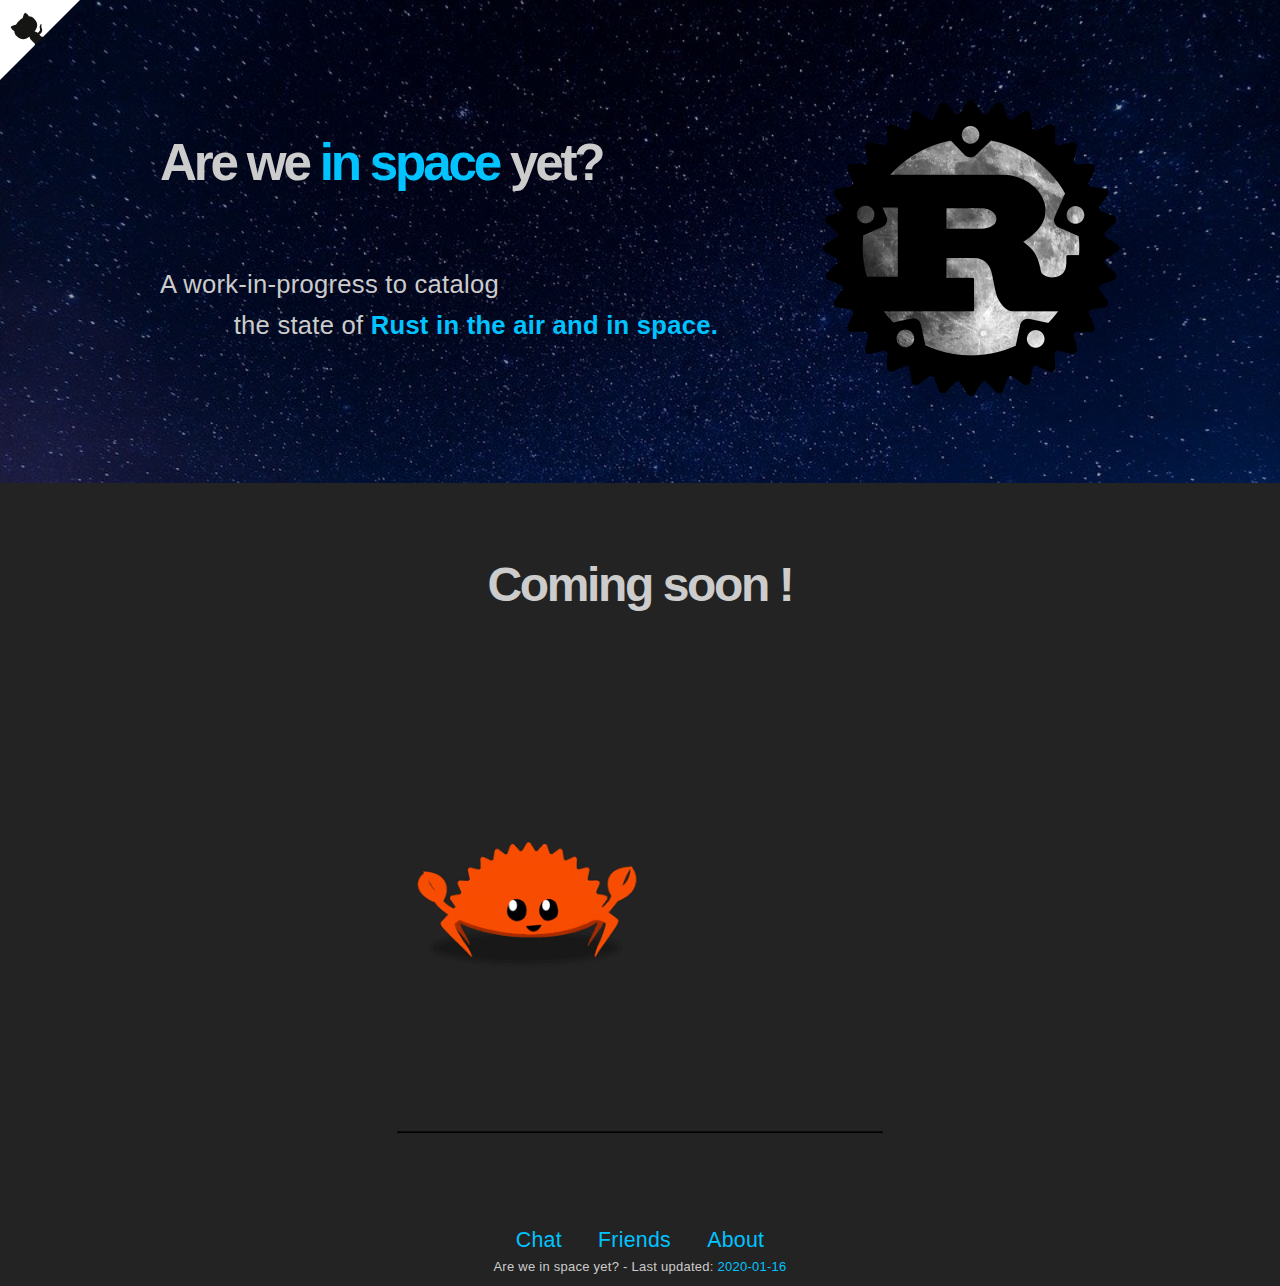
<file: index.html>
<!DOCTYPE html>
<html>

  <head>
  <meta charset="utf-8">
  <meta http-equiv="X-UA-Compatible" content="IE=edge">
  <meta name="viewport" content="width=device-width, initial-scale=1">

  <title>Are we in space yet?</title>
  <meta name="description" content="This page tries to collect (pun intended) the state of rust in the aerospace industry. It tries to catalog the available crates and ongoing effort to run Rust in the air and in space.
">

  <link rel="stylesheet" href="/css/flexboxgrid.min.css">
  <link rel="stylesheet" href="/css/main.css">

  <link rel="canonical" href="http://areweinspaceyet.org/">

  <link rel="icon" type="image/png" href="/images/favicon-32x32.png" sizes="32x32">
  <link rel="icon" type="image/png" href="/images/favicon-16x16.png" sizes="16x16">
  <link rel="manifest" href="/manifest.json">
  <meta name="theme-color" content="#b7410e">
</head>


  <body>

    

    <div class="page-content">
      <a href="https://github.com/AeroRust/are-we-in-space-yet" class="github-corner"><svg width="80" height="80"
    viewBox="0 0 250 250"
    style="fill:#fff; color:#151513; position: absolute; top: 0; border: 0; left: 0; transform: scale(-1, 1);">
    <path d="M0,0 L115,115 L130,115 L142,142 L250,250 L250,0 Z"></path>
    <path
      d="M128.3,109.0 C113.8,99.7 119.0,89.6 119.0,89.6 C122.0,82.7 120.5,78.6 120.5,78.6 C119.2,72.0 123.4,76.3 123.4,76.3 C127.3,80.9 125.5,87.3 125.5,87.3 C122.9,97.6 130.6,101.9 134.4,103.2"
      fill="currentColor" style="transform-origin: 130px 106px;" class="octo-arm"></path>
    <path
      d="M115.0,115.0 C114.9,115.1 118.7,116.5 119.8,115.4 L133.7,101.6 C136.9,99.2 139.9,98.4 142.2,98.6 C133.8,88.0 127.5,74.4 143.8,58.0 C148.5,53.4 154.0,51.2 159.7,51.0 C160.3,49.4 163.2,43.6 171.4,40.1 C171.4,40.1 176.1,42.5 178.8,56.2 C183.1,58.6 187.2,61.8 190.9,65.4 C194.5,69.0 197.7,73.2 200.1,77.6 C213.8,80.2 216.3,84.9 216.3,84.9 C212.7,93.1 206.9,96.0 205.4,96.6 C205.1,102.4 203.0,107.8 198.3,112.5 C181.9,128.9 168.3,122.5 157.7,114.1 C157.9,116.9 156.7,120.9 152.7,124.9 L141.0,136.5 C139.8,137.7 141.6,141.9 141.8,141.8 Z"
      fill="currentColor" class="octo-body"></path>
  </svg></a>
<style>
  .github-corner:hover .octo-arm {
    animation: octocat-wave 560ms ease-in-out
  }

  @keyframes octocat-wave {

    0%,
    100% {
      transform: rotate(0)
    }

    20%,
    60% {
      transform: rotate(-25deg)
    }

    40%,
    80% {
      transform: rotate(10deg)
    }
  }

  @media (max-width:500px) {
    .github-corner:hover .octo-arm {
      animation: none
    }

    .github-corner .octo-arm {
      animation: octocat-wave 560ms ease-in-out
    }
  }
</style>


<div>
  <div class="hero">
    <div class="color-overlay"></div>
    <div class="container" style="position:relative; max-width: 60rem;">
      <div class="row">
        <div class="col-xs-12 col-sm-3 col-md-4 last-sm last-md" style="text-align: center;">
          <img class="rust-logo" alt="rust logo" src="/images/rust_logo.png" />
          <img class="moon" src="/images/moon.png" alt="moon" />
        </div>
        <div class="col-xs-12 col-sm-9 col-md-8">
          <h1>Are we <strong>in space</strong> yet?</h1>
          <p style="margin-top: 60px; position: relative;">
            <span>A work-in-progress to catalog</span>
            <br>&nbsp;&nbsp;&nbsp;&nbsp;&nbsp;&nbsp;&nbsp;&nbsp;&nbsp;
            the state of <b style="color: #00c3ff">Rust in the air and in space.</b>
          </p>
        </div>
      </div>
    </div>
  </div>


  <div class="container section">
    <div class="tldr-headline">
      Coming soon !
    </div>

    <img src="images/ferris.gif" alt="ferris" style="width: 40%; margin: 0 auto;" />
  </div>
</div>

    </div>

    <footer class="site-footer">
  <div class="container">

    <nav class="site-nav" style="text-align: center; font-size: smaller;">
      
      <span style="padding: 15px;">
        <a class="page-link" href="https://discord.gg/RXNsMXc">Chat</a>
      </span>
      
      
      
      
      
      
      <span style="padding: 15px;">
        <a class="page-link" href="/friends/">Friends</a>
      </span>
      
      
      
      <span style="padding: 15px;">
        <a class="page-link" href="/about/">About</a>
      </span>
      
      
    </nav>

    <div style="text-align: center; font-size: small;">Are we in space yet? - Last updated: <a
        href="https://travis-ci.org/AeroRust/are-we-in-space-yet/builds">2020-01-16</a> </div>

  </div>
</footer>

  </body>

</html>
</file>
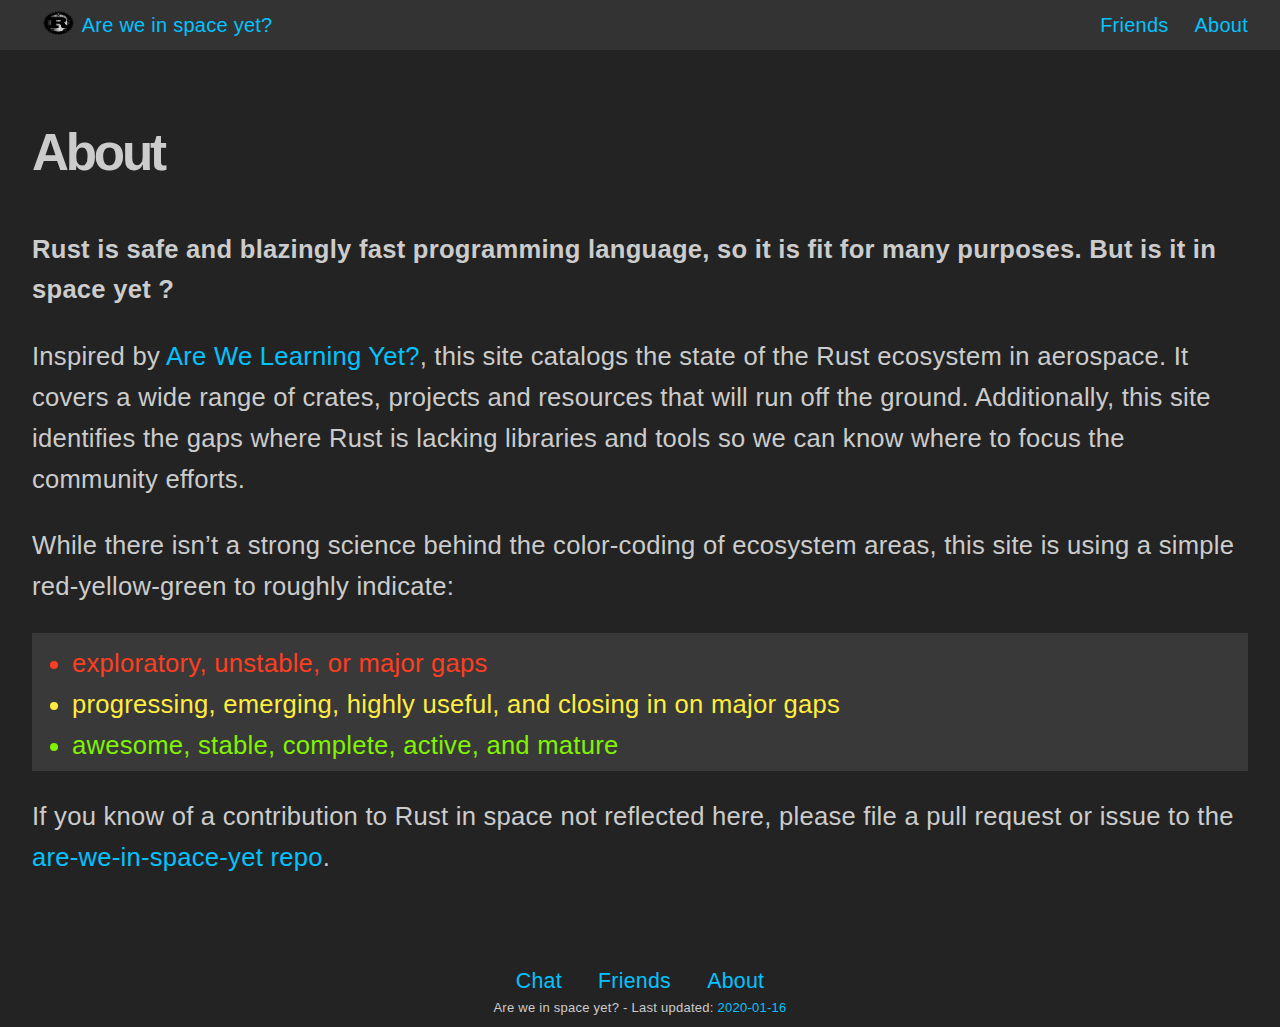
<file: about/index.html>
<!DOCTYPE html>
<html>

  <head>
  <meta charset="utf-8">
  <meta http-equiv="X-UA-Compatible" content="IE=edge">
  <meta name="viewport" content="width=device-width, initial-scale=1">

  <title>About</title>
  <meta name="description" content="This page tries to collect (pun intended) the state of rust in the aerospace industry. It tries to catalog the available crates and ongoing effort to run Rust in the air and in space.
">

  <link rel="stylesheet" href="/css/flexboxgrid.min.css">
  <link rel="stylesheet" href="/css/main.css">

  <link rel="canonical" href="http://areweinspaceyet.org/about/">

  <link rel="icon" type="image/png" href="/images/favicon-32x32.png" sizes="32x32">
  <link rel="icon" type="image/png" href="/images/favicon-16x16.png" sizes="16x16">
  <link rel="manifest" href="/manifest.json">
  <meta name="theme-color" content="#b7410e">
</head>


  <body>

    
      <header class="site-header">

  <div class="container">

    <a class="site-title" href="/">

      <img class="rust-logo" alt="rust logo" src="/images/rust_logo.png" />
      <img class="moon" src="/images/moon.png" alt="moon" />
      Are we in space yet?
    </a>

    <nav class="site-nav" style="float:right;">
      
      
      
      
      
      
      
      <span class="site-nav-link">
        <a class="page-link" href="/friends/">Friends</a>
      </span>
      
      
      
      <span class="site-nav-link">
        <a class="page-link" href="/about/">About</a>
      </span>
      
      
    </nav>

  </div>

</header>
    

    <div class="page-content">
      <article class="container post">

  <header class="post-header">
    <h1 class="post-title">About</h1>
  </header>

  <div class="post-content">
    <p><strong>Rust is safe and blazingly fast programming language, so it is fit for many purposes. But is it in space yet ?</strong></p>

<p>Inspired by <a href="https://www.arewelearningyet.com/">Are We Learning Yet?</a>, this site catalogs
the state of the Rust ecosystem in aerospace. It covers a wide range of crates, projects and resources that will run off the ground. Additionally, this site
identifies the gaps where Rust is lacking libraries and tools so we can know where to focus the community efforts.</p>

<p>While there isn’t a strong science behind the color-coding of ecosystem areas,
this site is using a simple red-yellow-green to roughly indicate:</p>

<div style="background-color: #393939">
<ul style="padding-top:10px; padding-bottom:5px;">
<li class="red">exploratory, unstable, or major gaps</li>
<li class="yellow">progressing, emerging, highly useful, and closing in on major gaps</li>
<li class="green">awesome, stable, complete, active, and mature</li>
</ul>
</div>

<p>If you know of a contribution to Rust in space not reflected here,
please file a pull request or issue to the
<a href="https://github.com/AeroRust/are-we-in-space-yet">are-we-in-space-yet repo</a>.</p>

  </div>

</article>

    </div>

    <footer class="site-footer">
  <div class="container">

    <nav class="site-nav" style="text-align: center; font-size: smaller;">
      
      <span style="padding: 15px;">
        <a class="page-link" href="https://discord.gg/RXNsMXc">Chat</a>
      </span>
      
      
      
      
      
      
      <span style="padding: 15px;">
        <a class="page-link" href="/friends/">Friends</a>
      </span>
      
      
      
      <span style="padding: 15px;">
        <a class="page-link" href="/about/">About</a>
      </span>
      
      
    </nav>

    <div style="text-align: center; font-size: small;">Are we in space yet? - Last updated: <a
        href="https://travis-ci.org/AeroRust/are-we-in-space-yet/builds">2020-01-16</a> </div>

  </div>
</footer>

  </body>

</html>
</file>
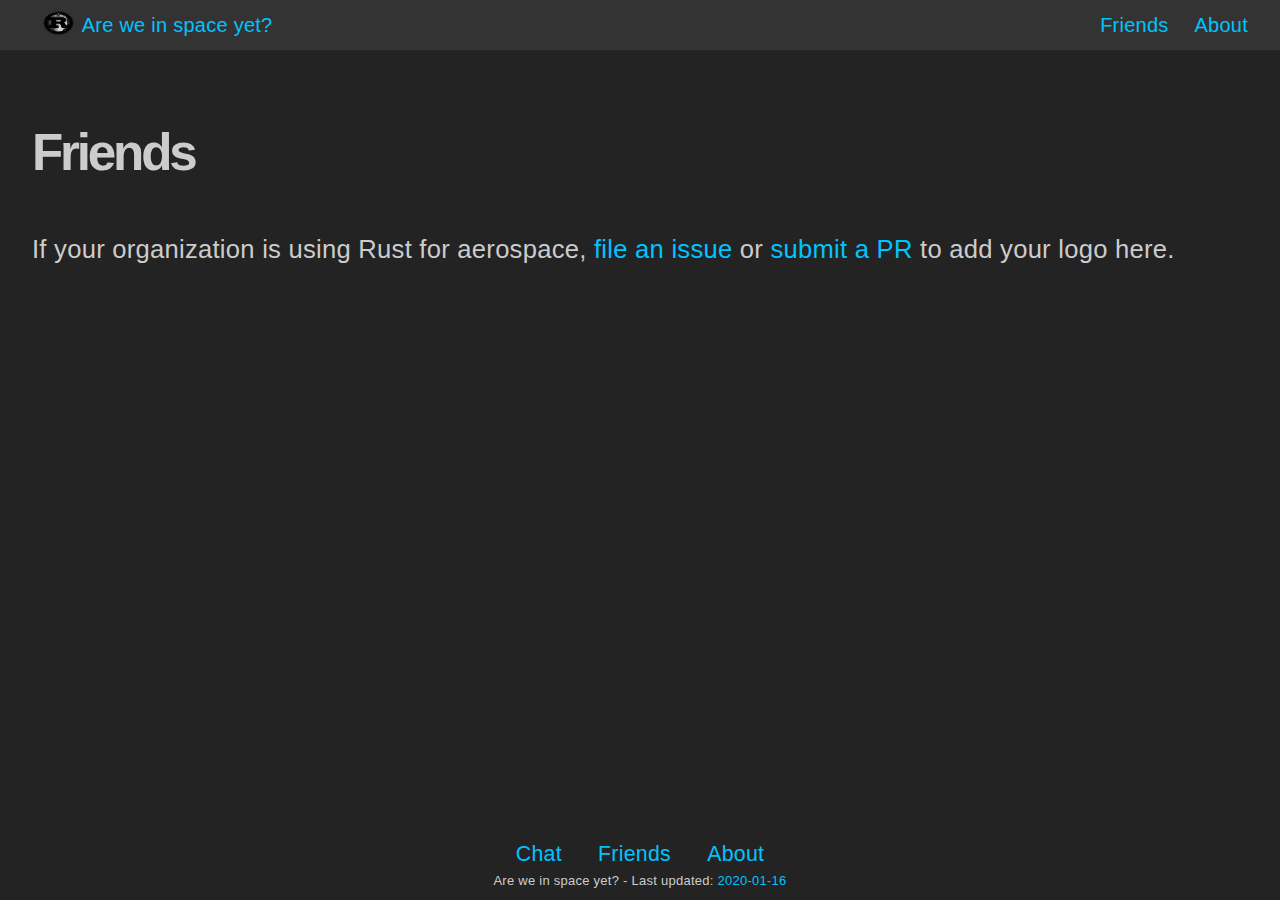
<file: friends/index.html>
<!DOCTYPE html>
<html>

  <head>
  <meta charset="utf-8">
  <meta http-equiv="X-UA-Compatible" content="IE=edge">
  <meta name="viewport" content="width=device-width, initial-scale=1">

  <title>Friends</title>
  <meta name="description" content="This page tries to collect (pun intended) the state of rust in the aerospace industry. It tries to catalog the available crates and ongoing effort to run Rust in the air and in space.
">

  <link rel="stylesheet" href="/css/flexboxgrid.min.css">
  <link rel="stylesheet" href="/css/main.css">

  <link rel="canonical" href="http://areweinspaceyet.org/friends/">

  <link rel="icon" type="image/png" href="/images/favicon-32x32.png" sizes="32x32">
  <link rel="icon" type="image/png" href="/images/favicon-16x16.png" sizes="16x16">
  <link rel="manifest" href="/manifest.json">
  <meta name="theme-color" content="#b7410e">
</head>


  <body>

    
      <header class="site-header">

  <div class="container">

    <a class="site-title" href="/">

      <img class="rust-logo" alt="rust logo" src="/images/rust_logo.png" />
      <img class="moon" src="/images/moon.png" alt="moon" />
      Are we in space yet?
    </a>

    <nav class="site-nav" style="float:right;">
      
      
      
      
      
      
      
      <span class="site-nav-link">
        <a class="page-link" href="/friends/">Friends</a>
      </span>
      
      
      
      <span class="site-nav-link">
        <a class="page-link" href="/about/">About</a>
      </span>
      
      
    </nav>

  </div>

</header>
    

    <div class="page-content">
      <article class="container post">

  <header class="post-header">
    <h1 class="post-title">Friends</h1>
  </header>

  <div class="post-content">
    <p>If your organization is using Rust for aerospace,
<a href="https://github.com/AeroRust/are-we-in-space-yet/issues/new?title=New+Website+Logo%3A+NAME%0A&amp;body=To+list+your+organization%27s+logo+on+the+Are+We+Learning+Yet+website%2C+provide+the+following+information.%0D%0A%0D%0A-+Organization+name%3A+%28as+you+want+it+displayed%29%0D%0A-+Homepage+url%3A+%28homepage%2Fprimary+entry+point+for+users%29%0D%0A-+Logo+url%3A+%28svg+or+png+over+400x200px+with+transparent+backgrounds%29%0D%0A-+How+you+are+using+Rust+for+ML%3A+%28preferably+with+hyperlink+to+blog+post+explaining+how%29">file an issue</a>
or <a href="https://github.com/AeroRust/are-we-in-space-yet/blob/master/_data/friends.yaml">submit a PR</a> to add your logo here.</p>

  </div>

</article>

    </div>

    <footer class="site-footer">
  <div class="container">

    <nav class="site-nav" style="text-align: center; font-size: smaller;">
      
      <span style="padding: 15px;">
        <a class="page-link" href="https://discord.gg/RXNsMXc">Chat</a>
      </span>
      
      
      
      
      
      
      <span style="padding: 15px;">
        <a class="page-link" href="/friends/">Friends</a>
      </span>
      
      
      
      <span style="padding: 15px;">
        <a class="page-link" href="/about/">About</a>
      </span>
      
      
    </nav>

    <div style="text-align: center; font-size: small;">Are we in space yet? - Last updated: <a
        href="https://travis-ci.org/AeroRust/are-we-in-space-yet/builds">2020-01-16</a> </div>

  </div>
</footer>

  </body>

</html>
</file>
<file: css/main.css>
html {
  height: 100%; }

body {
  margin: 0px;
  background-color: #232323;
  min-height: 100%;
  color: #ccc;
  font-family: Fira Sans, Helvetica Neue, Helvetica, Arial, sans-serif;
  font-size: 1.6em;
  font-weight: 300;
  letter-spacing: 0.01em;
  line-height: 1.6;
  display: flex;
  min-height: 100vh;
  flex-direction: column; }

a {
  color: #00c3ff;
  text-decoration: none;
  outline: none; }

a:hover {
  color: #009ccc; }

a:active {
  color: #0089b3; }

h1 {
  padding-top: 20px;
  letter-spacing: -0.2rem; }

h1 strong {
  color: #00c3ff; }

h3 {
  margin-bottom: 5px; }

b, strong {
  font-weight: bold; }

.site-header {
  padding: 5px 0;
  font-size: 20px;
  line-height: 24px;
  background-color: #333; }
  .site-header img {
    width: 24px;
    height: 24px;
    margin-top: -10px; }

.site-footer {
  margin: 10px 0 0px; }

.site-nav-link {
  padding-left: 20px; }

.site-title {
  margin: 5px 5px; }
  .site-title .moon {
    width: 20px;
    padding: 0px 10px;
    height: auto; }
  .site-title .rust-logo {
    width: 31px;
    padding: 8px 6px;
    background: cover 10% 10%;
    position: absolute; }

.moon {
  width: 250px;
  margin-top: 20px;
  padding: 30px 30px; }

.rust-logo {
  width: 300px;
  padding: 10px;
  margin-top: 20px;
  background: cover 10% 10%;
  position: absolute; }

.hero {
  position: relative;
  padding-top: 60px;
  padding-bottom: 60px;
  min-height: 360px;
  background-color: #333;
  background-image: url("/images/stars.jpg");
  background-size: cover;
  background-repeat: no-repeat;
  color: #ccc;
  margin-bottom: 0px; }

.hero h3 {
  margin-bottom: 20px; }

.color-overlay {
  position: absolute;
  top: 0;
  left: 0;
  width: 100%;
  height: 100%;
  background-color: #000;
  opacity: 0.3; }

.tldr-headline {
  letter-spacing: -0.15rem;
  font-size: 3.0rem;
  font-weight: bold;
  text-align: center;
  line-height: 2.75rem;
  padding-top: 20px;
  padding-bottom: 40px; }

.page-content {
  flex: 1; }

.container {
  padding: 8px; }

.section {
  padding-top: 60px;
  padding-bottom: 60px;
  text-align: center; }

.tiles {
  font-weight: bold;
  flex-wrap: wrap; }
  .tiles a, .tiles a:hover, .tiles a:visited, .tiles a:active {
    color: #ccc; }

.tile {
  height: 130px;
  margin: 10px 0;
  padding: 10px;
  text-align: center;
  display: flex;
  align-items: center;
  justify-content: center;
  border-width: 4px 1px 1px 1px;
  border-style: solid;
  margin-bottom: 20px; }

a:hover .tile {
  color: #ccc; }

.green {
  color: #81f300; }

.yellow {
  color: #ffee40; }

.red {
  color: #ff3e21; }

.tile-green {
  border-color: #81f300; }

.tile-yellow {
  border-color: #ffee40; }

.tile-red {
  border-color: #ff3e21; }

.post-content {
  margin-bottom: 60px; }

.followup {
  margin-top: 60px;
  margin-bottom: 20px;
  text-align: center;
  padding: 20px 0;
  border: 2px solid orange;
  /* TODO: using colors by name is basically never good design */ }

.github-corner {
  position: absolute;
  z-index: 100; }

.crate-stat {
  padding-right: 30px;
  white-space: nowrap; }

@media screen and (max-width: 47.9em) {
  .hide-xs {
    display: none; } }
@media screen and (min-width: 48em) and (max-width: 63.9em) {
  .hide-sm {
    display: none; } }
@media screen and (min-width: 64em) and (max-width: 74.9em) {
  .hide-md {
    display: none; } }
@media screen and (min-width: 75em) {
  .hide-lg {
    display: none; }

  .hide-xs, .hide-sm, .hide-sm {
    display: flex; } }
</file>
<file: css/flexboxgrid.min.css>
.container,.container-fluid{margin-right:auto;margin-left:auto}.container-fluid{padding-right:2rem;padding-left:2rem}.row{box-sizing:border-box;display:-webkit-box;display:-ms-flexbox;display:flex;-webkit-box-flex:0;-ms-flex:0 1 auto;flex:0 1 auto;-webkit-box-orient:horizontal;-webkit-box-direction:normal;-ms-flex-direction:row;flex-direction:row;-ms-flex-wrap:wrap;flex-wrap:wrap;margin-right:-.5rem;margin-left:-.5rem}.row.reverse{-webkit-box-orient:horizontal;-webkit-box-direction:reverse;-ms-flex-direction:row-reverse;flex-direction:row-reverse}.col.reverse{-webkit-box-orient:vertical;-webkit-box-direction:reverse;-ms-flex-direction:column-reverse;flex-direction:column-reverse}.col-xs,.col-xs-1,.col-xs-10,.col-xs-11,.col-xs-12,.col-xs-2,.col-xs-3,.col-xs-4,.col-xs-5,.col-xs-6,.col-xs-7,.col-xs-8,.col-xs-9,.col-xs-offset-0,.col-xs-offset-1,.col-xs-offset-10,.col-xs-offset-11,.col-xs-offset-12,.col-xs-offset-2,.col-xs-offset-3,.col-xs-offset-4,.col-xs-offset-5,.col-xs-offset-6,.col-xs-offset-7,.col-xs-offset-8,.col-xs-offset-9{box-sizing:border-box;-webkit-box-flex:0;-ms-flex:0 0 auto;flex:0 0 auto;padding-right:.5rem;padding-left:.5rem}.col-xs{-webkit-box-flex:1;-ms-flex-positive:1;flex-grow:1;-ms-flex-preferred-size:0;flex-basis:0;max-width:100%}.col-xs-1{-ms-flex-preferred-size:8.33333333%;flex-basis:8.33333333%;max-width:8.33333333%}.col-xs-2{-ms-flex-preferred-size:16.66666667%;flex-basis:16.66666667%;max-width:16.66666667%}.col-xs-3{-ms-flex-preferred-size:25%;flex-basis:25%;max-width:25%}.col-xs-4{-ms-flex-preferred-size:33.33333333%;flex-basis:33.33333333%;max-width:33.33333333%}.col-xs-5{-ms-flex-preferred-size:41.66666667%;flex-basis:41.66666667%;max-width:41.66666667%}.col-xs-6{-ms-flex-preferred-size:50%;flex-basis:50%;max-width:50%}.col-xs-7{-ms-flex-preferred-size:58.33333333%;flex-basis:58.33333333%;max-width:58.33333333%}.col-xs-8{-ms-flex-preferred-size:66.66666667%;flex-basis:66.66666667%;max-width:66.66666667%}.col-xs-9{-ms-flex-preferred-size:75%;flex-basis:75%;max-width:75%}.col-xs-10{-ms-flex-preferred-size:83.33333333%;flex-basis:83.33333333%;max-width:83.33333333%}.col-xs-11{-ms-flex-preferred-size:91.66666667%;flex-basis:91.66666667%;max-width:91.66666667%}.col-xs-12{-ms-flex-preferred-size:100%;flex-basis:100%;max-width:100%}.col-xs-offset-0{margin-left:0}.col-xs-offset-1{margin-left:8.33333333%}.col-xs-offset-2{margin-left:16.66666667%}.col-xs-offset-3{margin-left:25%}.col-xs-offset-4{margin-left:33.33333333%}.col-xs-offset-5{margin-left:41.66666667%}.col-xs-offset-6{margin-left:50%}.col-xs-offset-7{margin-left:58.33333333%}.col-xs-offset-8{margin-left:66.66666667%}.col-xs-offset-9{margin-left:75%}.col-xs-offset-10{margin-left:83.33333333%}.col-xs-offset-11{margin-left:91.66666667%}.start-xs{-webkit-box-pack:start;-ms-flex-pack:start;justify-content:flex-start;text-align:start}.center-xs{-webkit-box-pack:center;-ms-flex-pack:center;justify-content:center;text-align:center}.end-xs{-webkit-box-pack:end;-ms-flex-pack:end;justify-content:flex-end;text-align:end}.top-xs{-webkit-box-align:start;-ms-flex-align:start;align-items:flex-start}.middle-xs{-webkit-box-align:center;-ms-flex-align:center;align-items:center}.bottom-xs{-webkit-box-align:end;-ms-flex-align:end;align-items:flex-end}.around-xs{-ms-flex-pack:distribute;justify-content:space-around}.between-xs{-webkit-box-pack:justify;-ms-flex-pack:justify;justify-content:space-between}.first-xs{-webkit-box-ordinal-group:0;-ms-flex-order:-1;order:-1}.last-xs{-webkit-box-ordinal-group:2;-ms-flex-order:1;order:1}@media only screen and (min-width:48em){.container{width:49rem}.col-sm,.col-sm-1,.col-sm-10,.col-sm-11,.col-sm-12,.col-sm-2,.col-sm-3,.col-sm-4,.col-sm-5,.col-sm-6,.col-sm-7,.col-sm-8,.col-sm-9,.col-sm-offset-0,.col-sm-offset-1,.col-sm-offset-10,.col-sm-offset-11,.col-sm-offset-12,.col-sm-offset-2,.col-sm-offset-3,.col-sm-offset-4,.col-sm-offset-5,.col-sm-offset-6,.col-sm-offset-7,.col-sm-offset-8,.col-sm-offset-9{box-sizing:border-box;-webkit-box-flex:0;-ms-flex:0 0 auto;flex:0 0 auto;padding-right:.5rem;padding-left:.5rem}.col-sm{-webkit-box-flex:1;-ms-flex-positive:1;flex-grow:1;-ms-flex-preferred-size:0;flex-basis:0;max-width:100%}.col-sm-1{-ms-flex-preferred-size:8.33333333%;flex-basis:8.33333333%;max-width:8.33333333%}.col-sm-2{-ms-flex-preferred-size:16.66666667%;flex-basis:16.66666667%;max-width:16.66666667%}.col-sm-3{-ms-flex-preferred-size:25%;flex-basis:25%;max-width:25%}.col-sm-4{-ms-flex-preferred-size:33.33333333%;flex-basis:33.33333333%;max-width:33.33333333%}.col-sm-5{-ms-flex-preferred-size:41.66666667%;flex-basis:41.66666667%;max-width:41.66666667%}.col-sm-6{-ms-flex-preferred-size:50%;flex-basis:50%;max-width:50%}.col-sm-7{-ms-flex-preferred-size:58.33333333%;flex-basis:58.33333333%;max-width:58.33333333%}.col-sm-8{-ms-flex-preferred-size:66.66666667%;flex-basis:66.66666667%;max-width:66.66666667%}.col-sm-9{-ms-flex-preferred-size:75%;flex-basis:75%;max-width:75%}.col-sm-10{-ms-flex-preferred-size:83.33333333%;flex-basis:83.33333333%;max-width:83.33333333%}.col-sm-11{-ms-flex-preferred-size:91.66666667%;flex-basis:91.66666667%;max-width:91.66666667%}.col-sm-12{-ms-flex-preferred-size:100%;flex-basis:100%;max-width:100%}.col-sm-offset-0{margin-left:0}.col-sm-offset-1{margin-left:8.33333333%}.col-sm-offset-2{margin-left:16.66666667%}.col-sm-offset-3{margin-left:25%}.col-sm-offset-4{margin-left:33.33333333%}.col-sm-offset-5{margin-left:41.66666667%}.col-sm-offset-6{margin-left:50%}.col-sm-offset-7{margin-left:58.33333333%}.col-sm-offset-8{margin-left:66.66666667%}.col-sm-offset-9{margin-left:75%}.col-sm-offset-10{margin-left:83.33333333%}.col-sm-offset-11{margin-left:91.66666667%}.start-sm{-webkit-box-pack:start;-ms-flex-pack:start;justify-content:flex-start;text-align:start}.center-sm{-webkit-box-pack:center;-ms-flex-pack:center;justify-content:center;text-align:center}.end-sm{-webkit-box-pack:end;-ms-flex-pack:end;justify-content:flex-end;text-align:end}.top-sm{-webkit-box-align:start;-ms-flex-align:start;align-items:flex-start}.middle-sm{-webkit-box-align:center;-ms-flex-align:center;align-items:center}.bottom-sm{-webkit-box-align:end;-ms-flex-align:end;align-items:flex-end}.around-sm{-ms-flex-pack:distribute;justify-content:space-around}.between-sm{-webkit-box-pack:justify;-ms-flex-pack:justify;justify-content:space-between}.first-sm{-webkit-box-ordinal-group:0;-ms-flex-order:-1;order:-1}.last-sm{-webkit-box-ordinal-group:2;-ms-flex-order:1;order:1}}@media only screen and (min-width:64em){.container{width:65rem}.col-md,.col-md-1,.col-md-10,.col-md-11,.col-md-12,.col-md-2,.col-md-3,.col-md-4,.col-md-5,.col-md-6,.col-md-7,.col-md-8,.col-md-9,.col-md-offset-0,.col-md-offset-1,.col-md-offset-10,.col-md-offset-11,.col-md-offset-12,.col-md-offset-2,.col-md-offset-3,.col-md-offset-4,.col-md-offset-5,.col-md-offset-6,.col-md-offset-7,.col-md-offset-8,.col-md-offset-9{box-sizing:border-box;-webkit-box-flex:0;-ms-flex:0 0 auto;flex:0 0 auto;padding-right:.5rem;padding-left:.5rem}.col-md{-webkit-box-flex:1;-ms-flex-positive:1;flex-grow:1;-ms-flex-preferred-size:0;flex-basis:0;max-width:100%}.col-md-1{-ms-flex-preferred-size:8.33333333%;flex-basis:8.33333333%;max-width:8.33333333%}.col-md-2{-ms-flex-preferred-size:16.66666667%;flex-basis:16.66666667%;max-width:16.66666667%}.col-md-3{-ms-flex-preferred-size:25%;flex-basis:25%;max-width:25%}.col-md-4{-ms-flex-preferred-size:33.33333333%;flex-basis:33.33333333%;max-width:33.33333333%}.col-md-5{-ms-flex-preferred-size:41.66666667%;flex-basis:41.66666667%;max-width:41.66666667%}.col-md-6{-ms-flex-preferred-size:50%;flex-basis:50%;max-width:50%}.col-md-7{-ms-flex-preferred-size:58.33333333%;flex-basis:58.33333333%;max-width:58.33333333%}.col-md-8{-ms-flex-preferred-size:66.66666667%;flex-basis:66.66666667%;max-width:66.66666667%}.col-md-9{-ms-flex-preferred-size:75%;flex-basis:75%;max-width:75%}.col-md-10{-ms-flex-preferred-size:83.33333333%;flex-basis:83.33333333%;max-width:83.33333333%}.col-md-11{-ms-flex-preferred-size:91.66666667%;flex-basis:91.66666667%;max-width:91.66666667%}.col-md-12{-ms-flex-preferred-size:100%;flex-basis:100%;max-width:100%}.col-md-offset-0{margin-left:0}.col-md-offset-1{margin-left:8.33333333%}.col-md-offset-2{margin-left:16.66666667%}.col-md-offset-3{margin-left:25%}.col-md-offset-4{margin-left:33.33333333%}.col-md-offset-5{margin-left:41.66666667%}.col-md-offset-6{margin-left:50%}.col-md-offset-7{margin-left:58.33333333%}.col-md-offset-8{margin-left:66.66666667%}.col-md-offset-9{margin-left:75%}.col-md-offset-10{margin-left:83.33333333%}.col-md-offset-11{margin-left:91.66666667%}.start-md{-webkit-box-pack:start;-ms-flex-pack:start;justify-content:flex-start;text-align:start}.center-md{-webkit-box-pack:center;-ms-flex-pack:center;justify-content:center;text-align:center}.end-md{-webkit-box-pack:end;-ms-flex-pack:end;justify-content:flex-end;text-align:end}.top-md{-webkit-box-align:start;-ms-flex-align:start;align-items:flex-start}.middle-md{-webkit-box-align:center;-ms-flex-align:center;align-items:center}.bottom-md{-webkit-box-align:end;-ms-flex-align:end;align-items:flex-end}.around-md{-ms-flex-pack:distribute;justify-content:space-around}.between-md{-webkit-box-pack:justify;-ms-flex-pack:justify;justify-content:space-between}.first-md{-webkit-box-ordinal-group:0;-ms-flex-order:-1;order:-1}.last-md{-webkit-box-ordinal-group:2;-ms-flex-order:1;order:1}}@media only screen and (min-width:75em){.container{width:76rem}.col-lg,.col-lg-1,.col-lg-10,.col-lg-11,.col-lg-12,.col-lg-2,.col-lg-3,.col-lg-4,.col-lg-5,.col-lg-6,.col-lg-7,.col-lg-8,.col-lg-9,.col-lg-offset-0,.col-lg-offset-1,.col-lg-offset-10,.col-lg-offset-11,.col-lg-offset-12,.col-lg-offset-2,.col-lg-offset-3,.col-lg-offset-4,.col-lg-offset-5,.col-lg-offset-6,.col-lg-offset-7,.col-lg-offset-8,.col-lg-offset-9{box-sizing:border-box;-webkit-box-flex:0;-ms-flex:0 0 auto;flex:0 0 auto;padding-right:.5rem;padding-left:.5rem}.col-lg{-webkit-box-flex:1;-ms-flex-positive:1;flex-grow:1;-ms-flex-preferred-size:0;flex-basis:0;max-width:100%}.col-lg-1{-ms-flex-preferred-size:8.33333333%;flex-basis:8.33333333%;max-width:8.33333333%}.col-lg-2{-ms-flex-preferred-size:16.66666667%;flex-basis:16.66666667%;max-width:16.66666667%}.col-lg-3{-ms-flex-preferred-size:25%;flex-basis:25%;max-width:25%}.col-lg-4{-ms-flex-preferred-size:33.33333333%;flex-basis:33.33333333%;max-width:33.33333333%}.col-lg-5{-ms-flex-preferred-size:41.66666667%;flex-basis:41.66666667%;max-width:41.66666667%}.col-lg-6{-ms-flex-preferred-size:50%;flex-basis:50%;max-width:50%}.col-lg-7{-ms-flex-preferred-size:58.33333333%;flex-basis:58.33333333%;max-width:58.33333333%}.col-lg-8{-ms-flex-preferred-size:66.66666667%;flex-basis:66.66666667%;max-width:66.66666667%}.col-lg-9{-ms-flex-preferred-size:75%;flex-basis:75%;max-width:75%}.col-lg-10{-ms-flex-preferred-size:83.33333333%;flex-basis:83.33333333%;max-width:83.33333333%}.col-lg-11{-ms-flex-preferred-size:91.66666667%;flex-basis:91.66666667%;max-width:91.66666667%}.col-lg-12{-ms-flex-preferred-size:100%;flex-basis:100%;max-width:100%}.col-lg-offset-0{margin-left:0}.col-lg-offset-1{margin-left:8.33333333%}.col-lg-offset-2{margin-left:16.66666667%}.col-lg-offset-3{margin-left:25%}.col-lg-offset-4{margin-left:33.33333333%}.col-lg-offset-5{margin-left:41.66666667%}.col-lg-offset-6{margin-left:50%}.col-lg-offset-7{margin-left:58.33333333%}.col-lg-offset-8{margin-left:66.66666667%}.col-lg-offset-9{margin-left:75%}.col-lg-offset-10{margin-left:83.33333333%}.col-lg-offset-11{margin-left:91.66666667%}.start-lg{-webkit-box-pack:start;-ms-flex-pack:start;justify-content:flex-start;text-align:start}.center-lg{-webkit-box-pack:center;-ms-flex-pack:center;justify-content:center;text-align:center}.end-lg{-webkit-box-pack:end;-ms-flex-pack:end;justify-content:flex-end;text-align:end}.top-lg{-webkit-box-align:start;-ms-flex-align:start;align-items:flex-start}.middle-lg{-webkit-box-align:center;-ms-flex-align:center;align-items:center}.bottom-lg{-webkit-box-align:end;-ms-flex-align:end;align-items:flex-end}.around-lg{-ms-flex-pack:distribute;justify-content:space-around}.between-lg{-webkit-box-pack:justify;-ms-flex-pack:justify;justify-content:space-between}.first-lg{-webkit-box-ordinal-group:0;-ms-flex-order:-1;order:-1}.last-lg{-webkit-box-ordinal-group:2;-ms-flex-order:1;order:1}}
</file>
